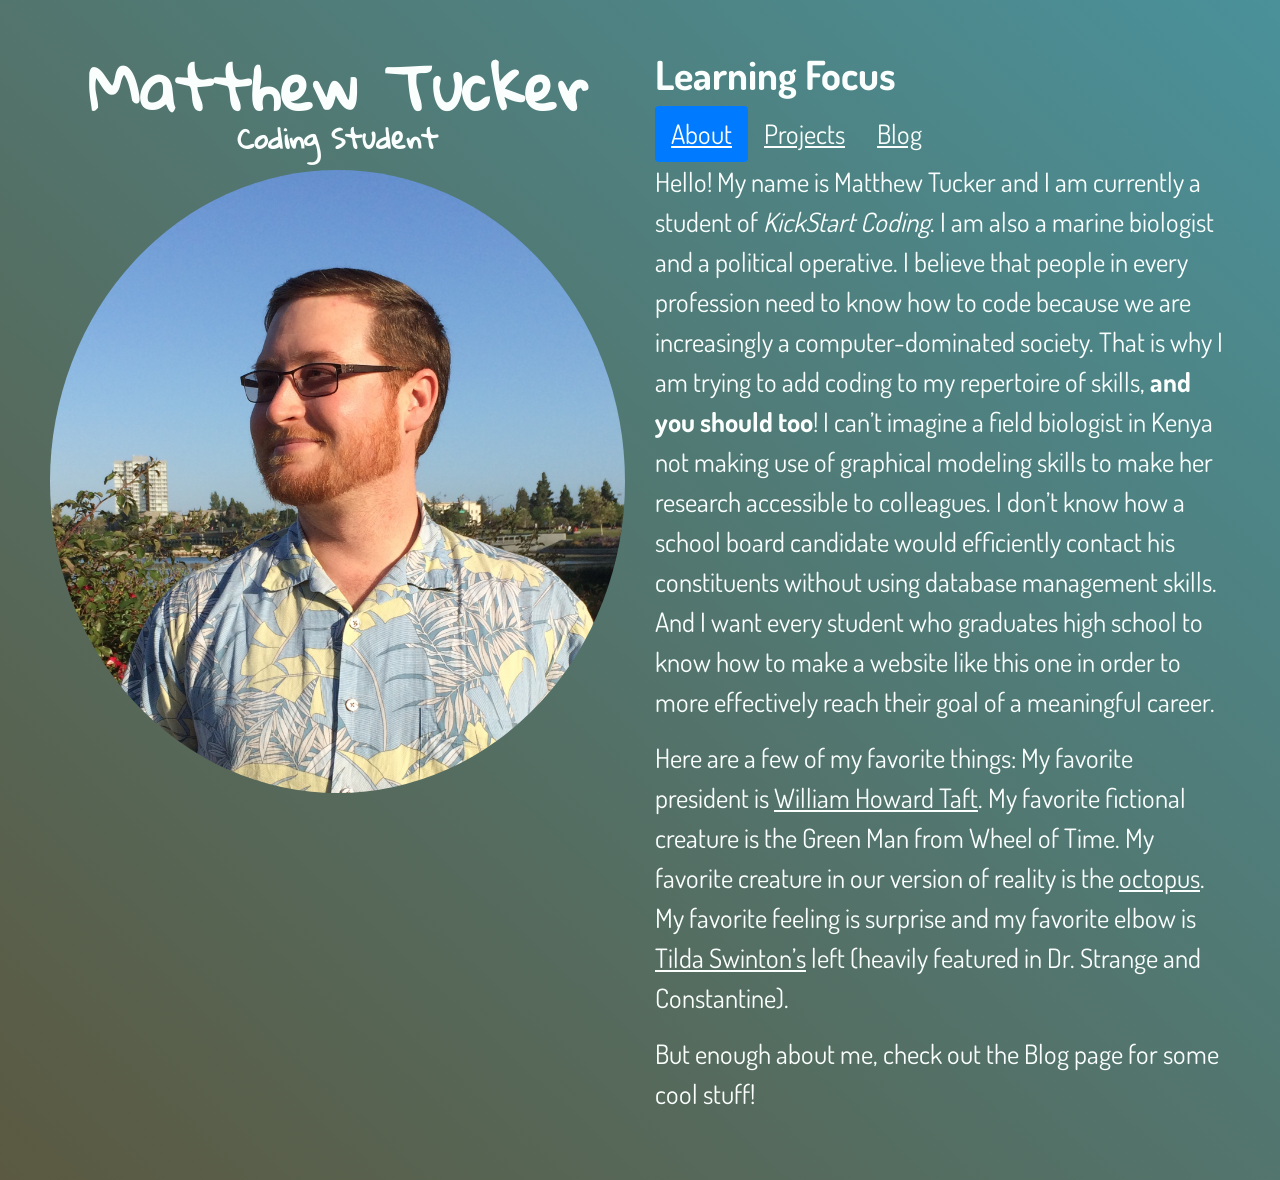
<file: docs/index.html>
<!DOCTYPE html>
<html lang="en">
<head>
    <meta charset="utf-8"/>
    <meta name="viewport" content="width=device-width, initial-scale=1"/>
    
    <title>About Me</title>
    
    <link rel="stylesheet" href="https://stackpath.bootstrapcdn.com/bootstrap/4.1.1/css/bootstrap.min.css" integrity="sha384-WskhaSGFgHYWDcbwN70/dfYBj47jz9qbsMId/iRN3ewGhXQFZCSftd1LZCfmhktB" crossorigin="anonymous">
    <link href="https://fonts.googleapis.com/css?family=Dosis" rel="stylesheet">
    <link href="https://fonts.googleapis.com/css?family=Gloria+Hallelujah" rel="stylesheet">
    <link rel="stylesheet" href="css/style.css"> 
	
</head>

<body>
    <div class="row">
    	<div class="col">
        	<h1><b>Matthew Tucker<p>Coding Student</p></b></h1>
        		<img src="media/profilepic1.jpg" class="img-fluid rounded-circle" />
        </div>

		<div class="col">
        	<h2><b>Learning Focus</b></h2>
        		<ul class="nav nav-pills">
  				<li class="nav-item">
    				<a class="nav-link active" href="index.html">About</a>
  				</li>
  				<li class="nav-item">
   	 				<a class="nav-link" href="projects.html">Projects</a>
 				</li>
  				<li class="nav-item">
    					<a class="nav-link" href="blog.html">Blog</a>
  				</li>
			</ul>

                <p>Hello!  My name is Matthew Tucker and I am currently  a student of <em>KickStart Coding</em>.  I am also a marine biologist and a political operative.  I believe that people in every profession need to know how to code because we are increasingly a computer-dominated society.  That is why I am trying to add coding to my repertoire of skills, <strong>and you should too</strong>!  I can’t imagine a field biologist in Kenya not making use of graphical modeling skills to make her research accessible to colleagues.  I don’t know how a school board candidate would efficiently contact his constituents without using database management skills.  And I want every student who graduates high school to know how to make a website like this one in order to more effectively reach their goal of a meaningful career.</p>
				<p>Here are a few of my favorite things: My favorite president is <a href="https://imgur.com/gallery/4i7NPjT" target="_blank">William Howard Taft</a>.  My favorite fictional creature is the Green Man from Wheel of Time.  My favorite creature in our version of reality is the <a href="https://imgur.com/gallery/fXeU0dk" target="_blank">octopus</a>.  My favorite feeling is surprise and my favorite elbow is <a href="https://imgur.com/gallery/P4Si8" target="_blank">Tilda Swinton’s</a> left (heavily featured in Dr. Strange and Constantine).</p>
				<p>But enough about me, check out the Blog page for some cool stuff!</p>


            </div>
        </div>
    </div>
</body>
</html>
</file>
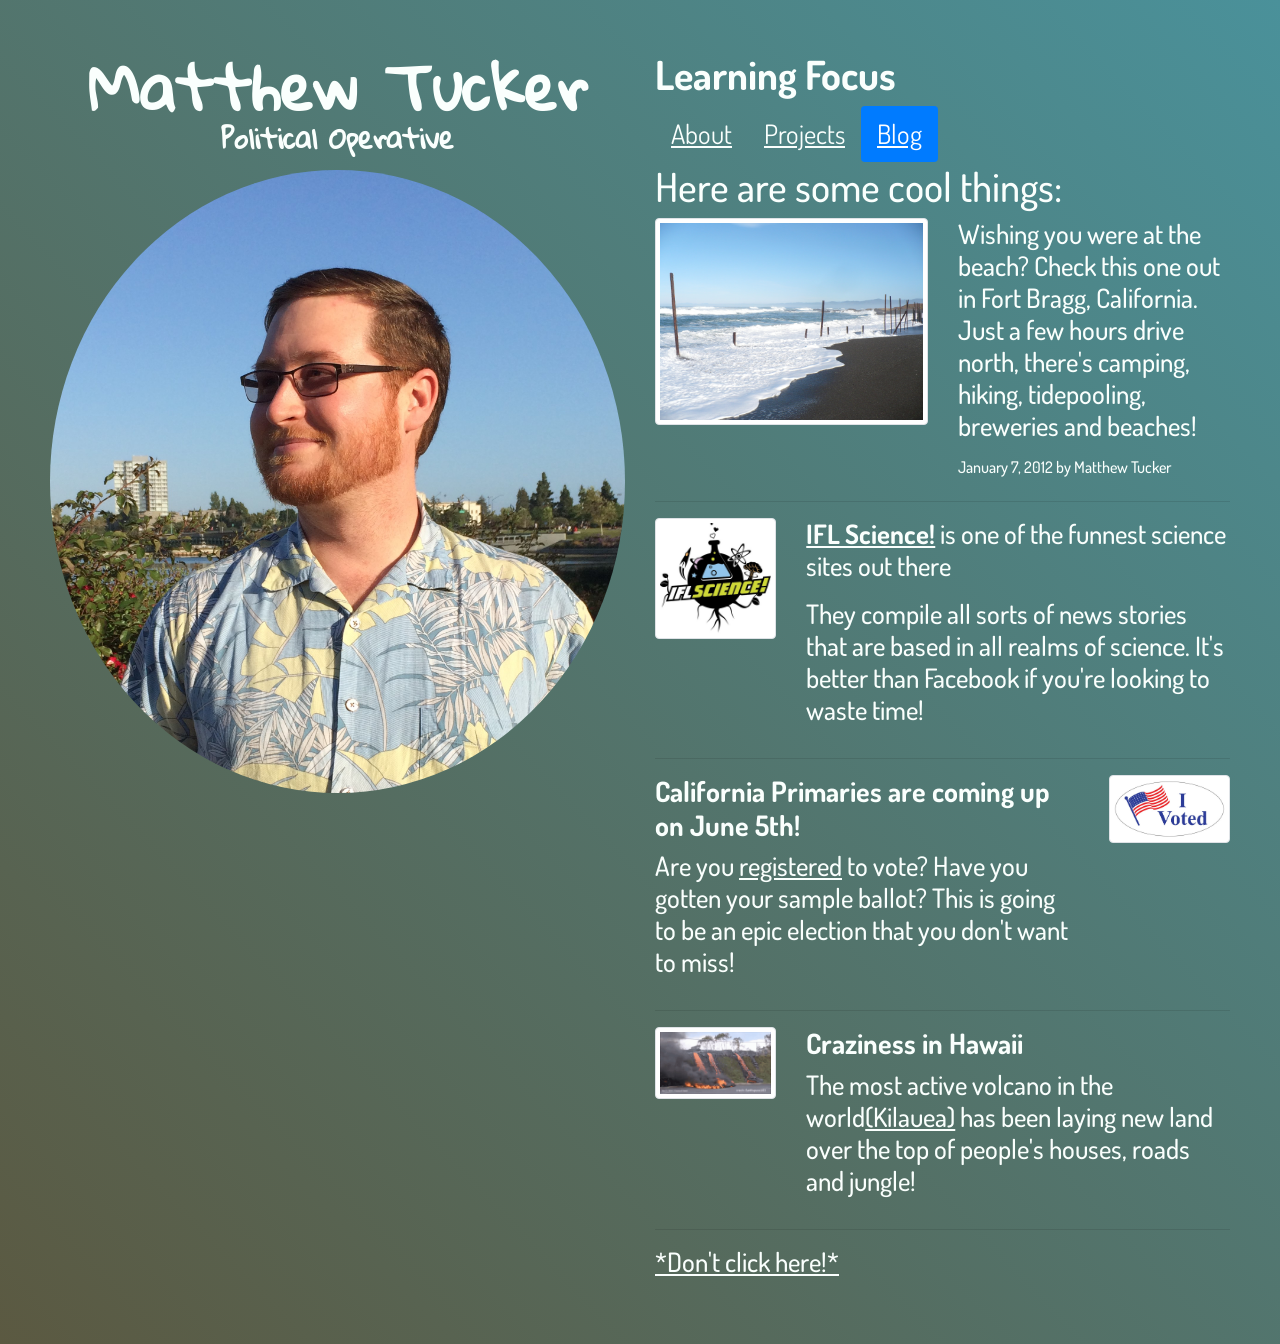
<file: docs/blog.html>
<!DOCTYPE html>
<html lang="en">
<head>
    <meta charset="utf-8"/>
    <meta name="viewport" content="width=device-width, initial-scale=1"/>
    
    <title>My Blog</title>
    
    <link rel="stylesheet" href="https://stackpath.bootstrapcdn.com/bootstrap/4.1.1/css/bootstrap.min.css" integrity="sha384-WskhaSGFgHYWDcbwN70/dfYBj47jz9qbsMId/iRN3ewGhXQFZCSftd1LZCfmhktB" crossorigin="anonymous">
    <link href="https://fonts.googleapis.com/css?family=Dosis" rel="stylesheet">
    <link href="https://fonts.googleapis.com/css?family=Gloria+Hallelujah" rel="stylesheet">
    <link rel="stylesheet" href="css/style.css"> 
	
</head>

<body>
    <div class="row">
    	<div class="col">
        	<h1><b>Matthew Tucker<p>Political Operative</p></b></h1>
        		<img src="media/profilepic1.jpg" class="img-fluid rounded-circle" />
        </div>

		<div class="col">
        	<h2><b>Learning Focus</b></h2>
        		<ul class="nav nav-pills">
  				<li class="nav-item">
    				<a class="nav-link" href="index.html">About</a>
  				</li>
  				<li class="nav-item">
   	 				<a class="nav-link" href="projects.html">Projects</a>
 				</li>
  				<li class="nav-item">
    					<a class="nav-link active" href="blog.html">Blog</a>
  				</li>
			</ul>

<h2>Here are some cool things:<h2>

<!-- first post -->

  			<div class="row">
				<div class="col-6">
        			<img class="img-fluid img-thumbnail" src="media/WavesBackground.JPG" />
        		</div>
        		<div class="col">
        			<div class="row">
        				<div class="col">
        					<p>Wishing you were at the beach? Check this one out in Fort Bragg, California. Just a few hours drive north, there's camping, hiking, tidepooling, breweries and beaches!</p>
        				</div>
        			</div>
        				<h6>January 7, 2012 by Matthew Tucker</h6>
        		</div>
        	</div>	
        	
        <hr />
        	
<!-- second post -->

  			<div class="row">
				<div class="col-3">
        			<img src="media/IFL-science-logo.jpg" class="img-fluid img-thumbnail" />
        		</div>
        			
        		<div class="col">
        			<div class="row">
        				<div class="col">
        					<p><a href="http://www.iflscience.com/" target="_blank"><strong>IFL Science!</strong></a> is one of the funnest science sites out there</p>
        				</div>
        			</div>
        			<p>They compile all sorts of news stories that are based in all realms of science. It's better than Facebook if you're looking to waste time!</p>	
        		</div>
        	</div>
        	
        <hr />	
        
<!-- third post -->

  			<div class="row">
  				<div class="col">
        			<div class="row">
        				<div class="col">
        					<h3><b>California Primaries are coming up on June 5th!</b></h3>
        				</div>
        			</div>
        			<p>Are you <a href="http://www.sos.ca.gov/elections/voter-registration/" target="_blank">registered</a> to vote? Have you gotten your sample ballot? This is going to be an epic election that you don't want to miss!</p>	
        		</div>
				<div class="col-3">
        			<img src="media/i-voted.jpg" class="img-fluid img-thumbnail" />
        		</div>
        	</div>
        
        <hr />
        
<!-- fourth post -->
			<div class="row">
				<div class="col-3">
        			<img src="media/Volcano.gif" class="img-fluid img-thumbnail" />
        		</div>
        			
        		<div class="col">
        		<div class="row">
        			<div class="col">
        				<h3><b>Craziness in Hawaii</b></h3>
        			</div>
        		</div>
        			<p>The most active volcano in the world<a href="http://www.hawaiinewsnow.com/story/38087728/eruptions-continue-with-new-fissure-in-lanipuna-gardens-subdivision" target="_blank">(Kilauea)</a> has been laying new land over the top of people's houses, roads and jungle!</p>
        			
        		</div>
        	</div>
        	
        <hr />

        <p><a href="https://www.youtube.com/watch?v=dQw4w9WgXcQ" target="_blank">*Don't click here!*</a></p>


            </div>
        </div>
    </div>
</body>
</html>
</file>
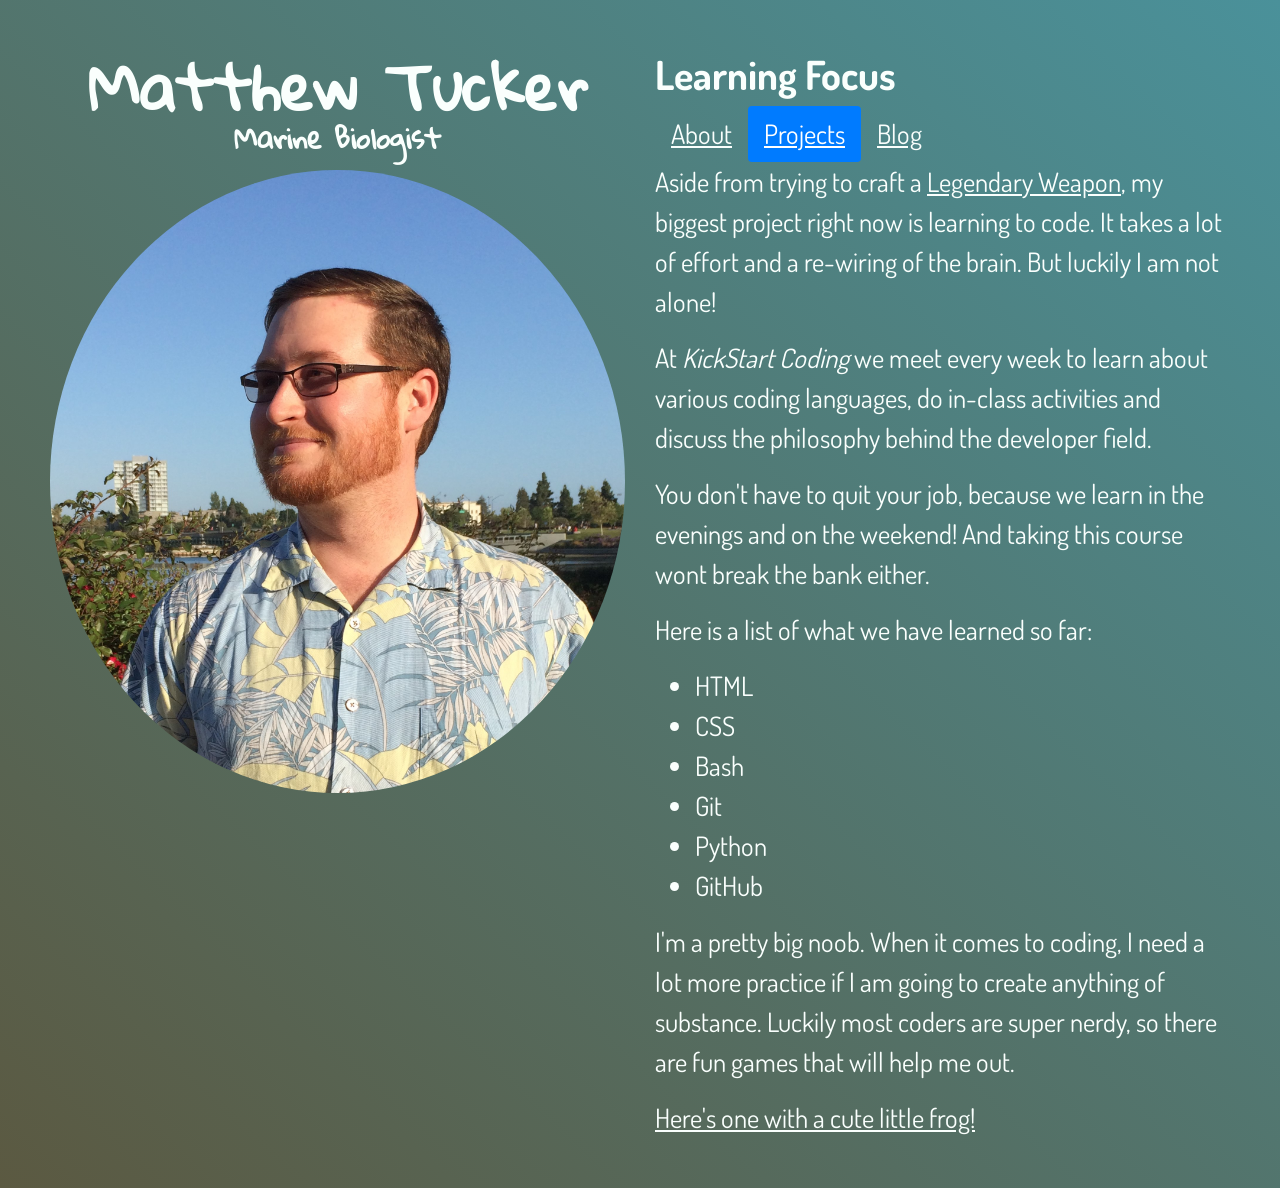
<file: docs/projects.html>
<!DOCTYPE html>
<html lang="en">
<head>
    <meta charset="utf-8"/>
    <meta name="viewport" content="width=device-width, initial-scale=1"/>
    
    <title>My Projects</title>
    
    <link rel="stylesheet" href="https://stackpath.bootstrapcdn.com/bootstrap/4.1.1/css/bootstrap.min.css" integrity="sha384-WskhaSGFgHYWDcbwN70/dfYBj47jz9qbsMId/iRN3ewGhXQFZCSftd1LZCfmhktB" crossorigin="anonymous">
    <link href="https://fonts.googleapis.com/css?family=Dosis" rel="stylesheet">
    <link href="https://fonts.googleapis.com/css?family=Gloria+Hallelujah" rel="stylesheet">
    <link rel="stylesheet" href="css/style.css"> 
	
</head>

<body>
    <div class="row">
    	<div class="col">
        	<h1><b>Matthew Tucker<p>Marine Biologist</p></b></h1>
        		<img src="media/profilepic1.jpg" class="img-fluid rounded-circle" />
        </div>

		<div class="col">
        	<h2><b>Learning Focus</b></h2>
        		<ul class="nav nav-pills">
  				<li class="nav-item">
    				<a class="nav-link" href="index.html">About</a>
  				</li>
  				<li class="nav-item">
   	 				<a class="nav-link active" href="projects.html">Projects</a>
 				</li>
  				<li class="nav-item">
    					<a class="nav-link" href="blog.html">Blog</a>
  				</li>
			</ul>

<p>Aside from trying to craft a <a href="https://www.youtube.com/watch?v=nOggf3hq_M8" target="_blank">Legendary Weapon</a>, my biggest project right now is learning to code. It takes a lot of effort and a re-wiring of the brain. But luckily I am not alone! </p>
 				<p>At <em>KickStart Coding</em> we meet every week to learn about various coding languages, do in-class activities and discuss the philosophy behind the developer field.</p> 
 				<p>You don't have to quit your job, because we learn in the evenings and on the weekend! And taking this course wont break the bank either.</p>
				<p>Here is a list of what we have learned so far:</p>
				<ul>
					<li>HTML</li>
					<li>CSS</li>
					<li>Bash</li>
					<li>Git</li>
					<li>Python</li>
					<li>GitHub</li>
				</ul>
				<p>I'm a pretty big noob. When it comes to coding, I need a lot more practice if I am going to create anything of substance. Luckily most coders are super nerdy, so there are fun games that will help me out.</p>
				
				<a href="https://flexboxfroggy.com/" target="_blank">Here's one with a cute little frog!</a>


            </div>
        </div>
    </div>
</body>
</html>
</file>
<file: docs/css/style.css>
body {
		background: linear-gradient(to bottom left, rgb(74,145,154),rgb(91,89,65));
		color:rgb(250,255,253);
		font-family: 'Dosis', sans-serif;
		margin: 50px;
		}
		
	.nav-item, .nav-link {
		font-size: 20pt;
		font-family: 'Dosis', sans-serif;
		color:rgb(250,255,253);
		}
		
	p, ul {
		font-size: 20pt;
		}
	
	h1 {
		font-size: 45pt;
		font-family: 'Gloria Hallelujah', cursive;
		text-align: center;
		}
	
	h2 {
		font-size: 30pt;
		}
		
	a {
		font-size: 20pt;
		}
		
	a:link {
    	color: rgb(250,255,253); 
    	background-color: transparent; 
    	text-decoration: underline;
		}

	a:visited {
    	color: rgb(30,82,106);
    	background-color: transparent;
    	text-decoration: underline;
		}

	a:hover {
    	color: rgb(113,167,255);
    	background-color: transparent;
    	text-decoration: underline;
		}

	a:active {
    	color: rgb(250,255,253);
    	background-color: transparent;
    	text-decoration: underline;
		}
</file>
